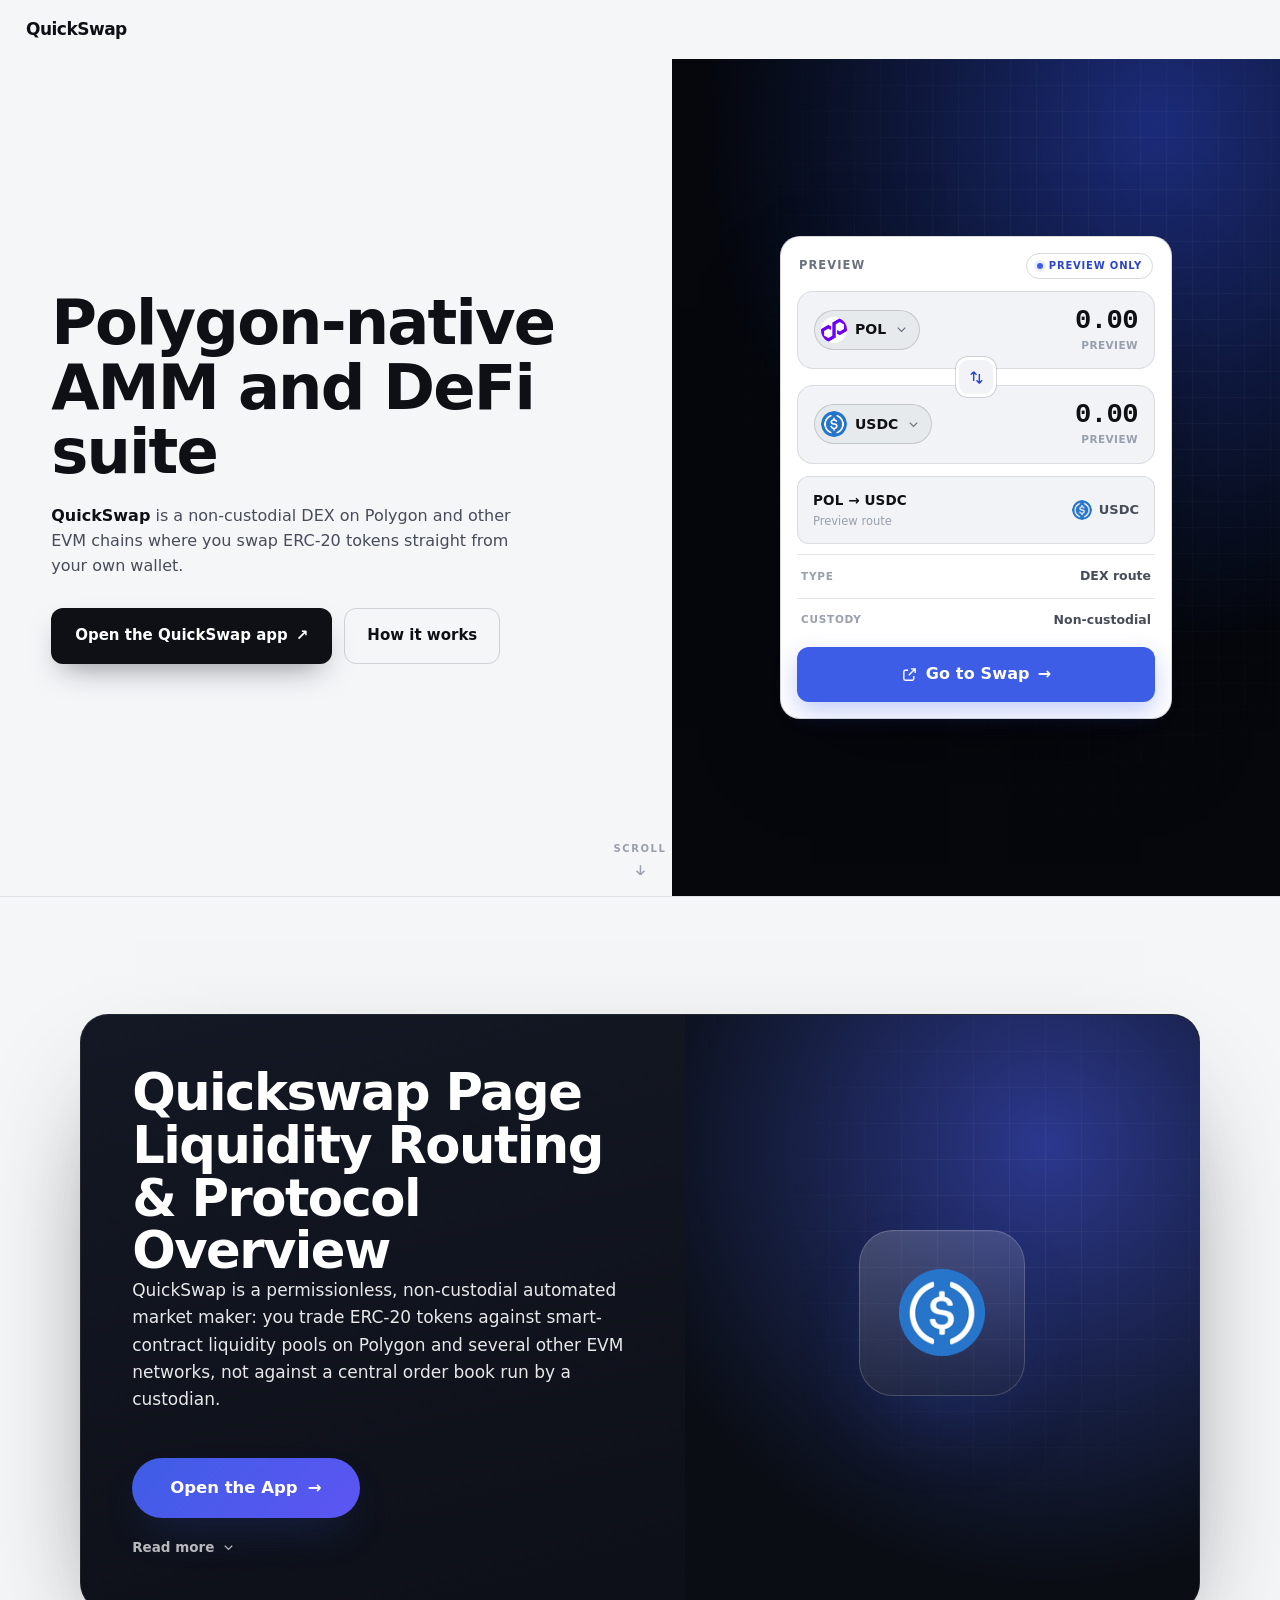
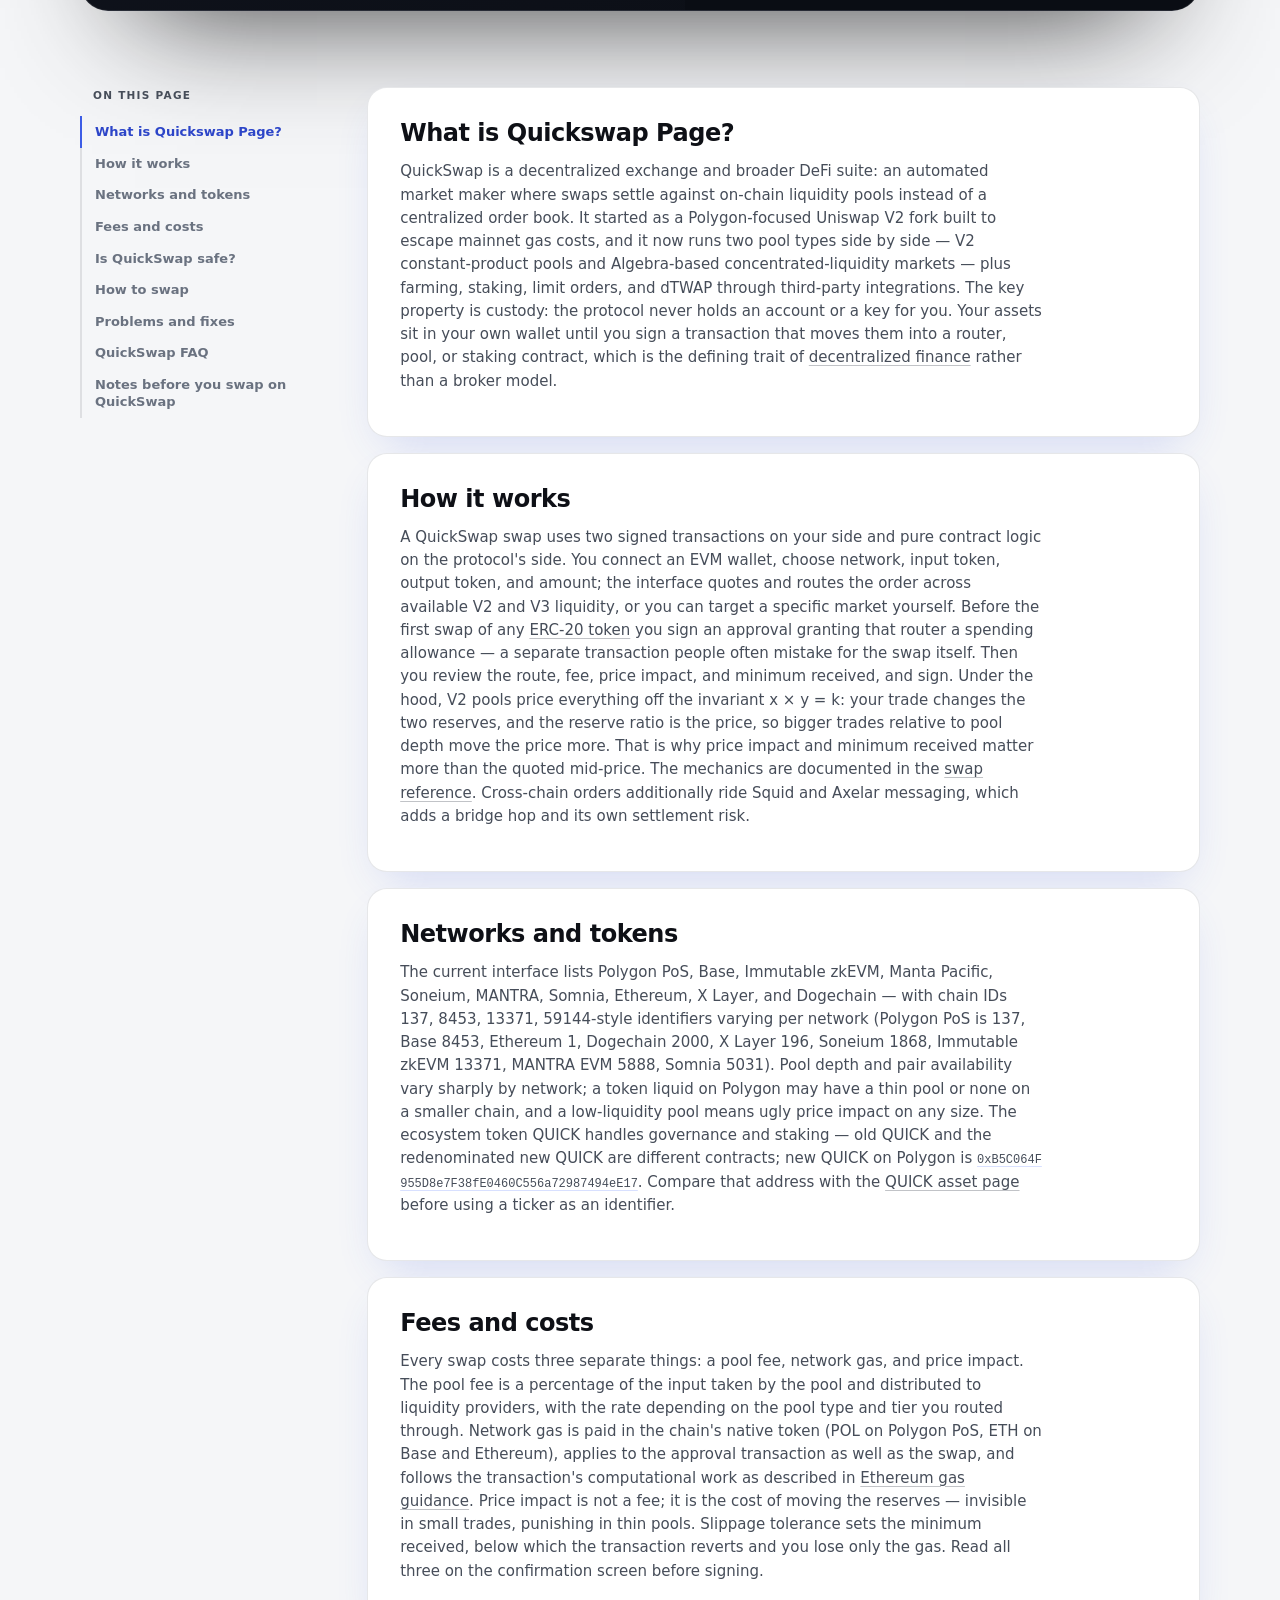
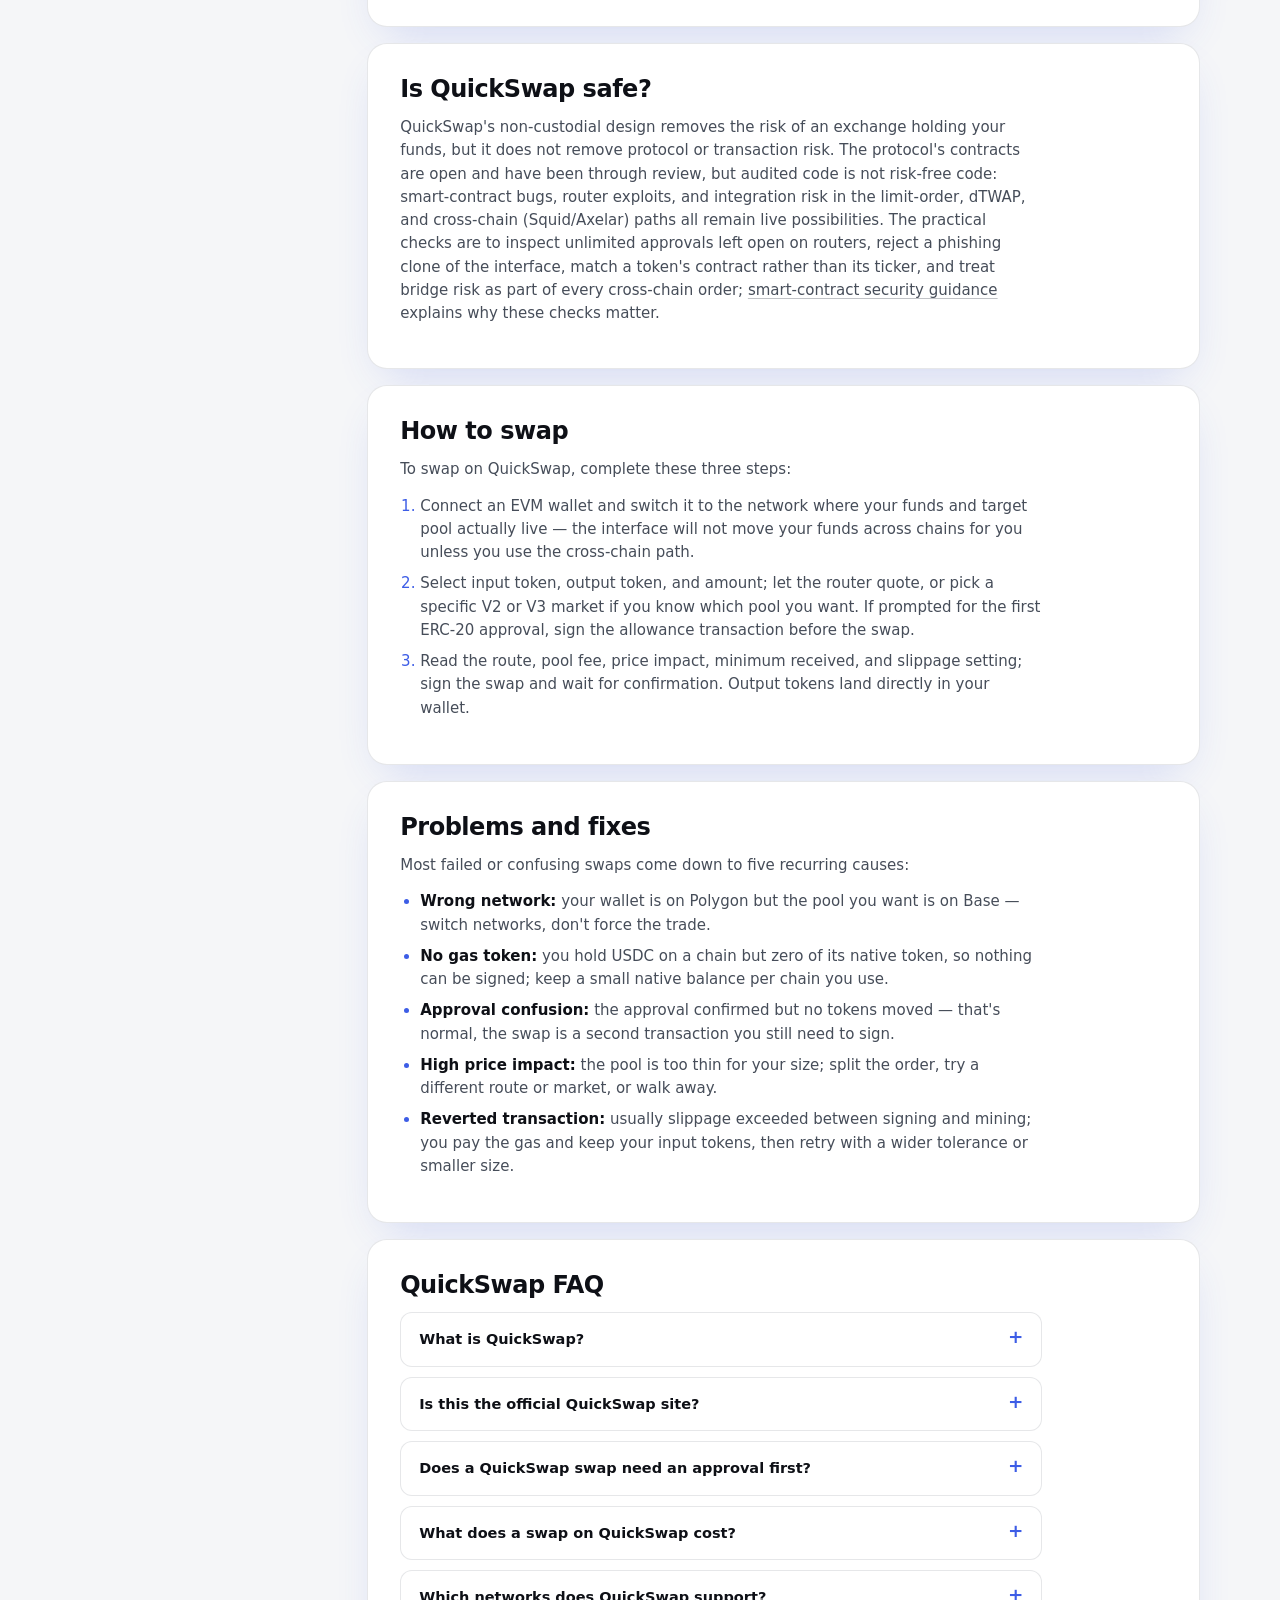
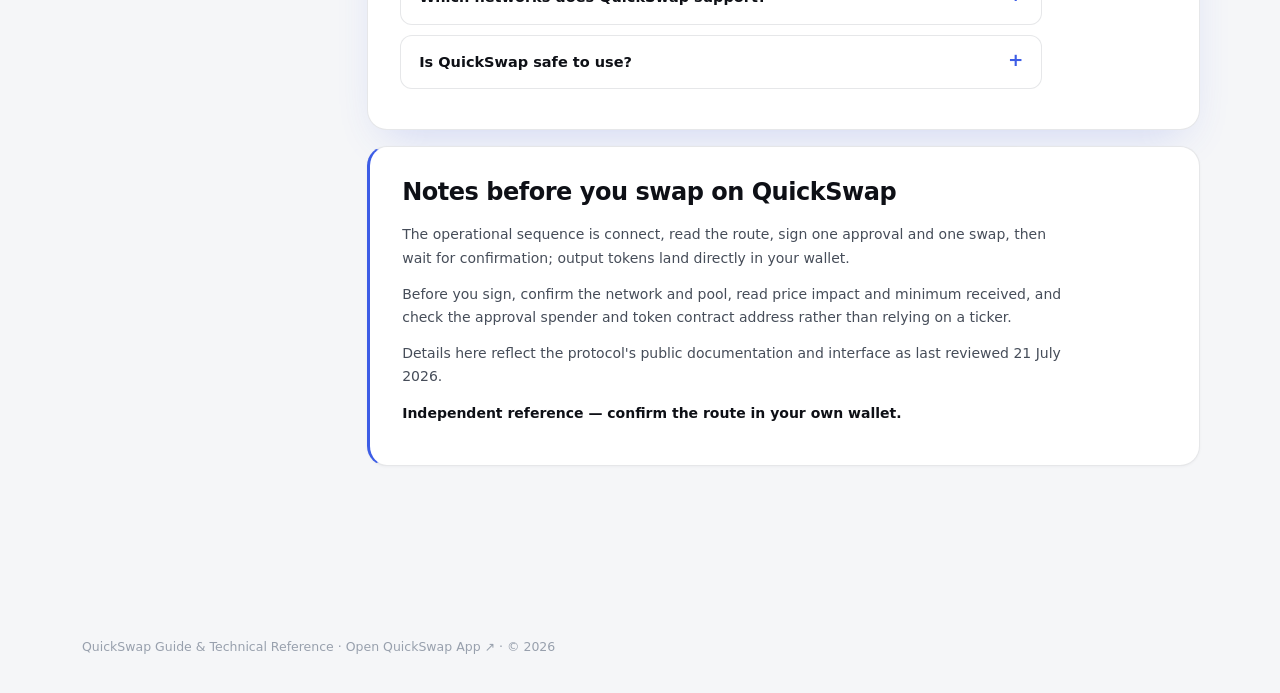
<file: index.html>
<!DOCTYPE html>

<html lang="en">
<head>
<meta charset="utf-8"/>
<meta content="width=device-width, initial-scale=1" name="viewport"/>
<title>QuickSwap — Dashboard</title>
<meta content="QuickSwap is a non-custodial AMM across Polygon, Base, and other EVM chains. How swaps route, what they cost, approvals, and safety checks — independent reference." name="description"/>
<meta content="index,follow,max-snippet:-1,max-image-preview:large,max-video-preview:-1" name="robots"/>
<meta content="#f5f6f8" name="theme-color"/>
<link href="https://quickswap-page.github.io/" rel="canonical"/>
<link href="favicon.png" rel="icon" type="image/png"/>
<link href="favicon.png" rel="apple-touch-icon"/>
<link href="manifest.webmanifest" rel="manifest"/>
<link href="og-cover.png" rel="image_src"/>
<link crossorigin="" href="https://api.coingecko.com" rel="preconnect"/>
<style>
/* QuickSwap — independent single-page hub. */
:root {
  color-scheme: light;
  --bg: #f5f6f8; --surface: #ffffff; --panel: #ffffff; --raised: #f1f3f6;
  --line: rgba(17, 24, 39, 0.10); --line-2: rgba(17, 24, 39, 0.16);
  --ink: #0e1016; --text: #464d59; --muted: #6a7280; --faint: #98a0ad;
  --accent: #3d5de6; --accent-2: #2c45c8; --accent-soft: rgba(61, 93, 230, 0.10); --accent-glow: rgba(61, 93, 230, 0.22);
  --cyan: #0e93a8; --cta: #3d5de6; --cta-ink: #ffffff;
  --r-sm: 8px; --r-md: 12px; --r-lg: 16px; --r-xl: 20px;
  --mono: ui-monospace, "SF Mono", SFMono-Regular, "Roboto Mono", Menlo, Consolas, monospace;
  --font: Inter, ui-sans-serif, system-ui, -apple-system, "Segoe UI", Roboto, sans-serif;
  --ease: cubic-bezier(0.22, 0.7, 0.24, 1);
}
* { box-sizing: border-box; }
html { scroll-behavior: smooth; }
@media (prefers-reduced-motion: reduce) { html { scroll-behavior: auto; } }
body {
  margin: 0; min-width: 320px;
  color: var(--text); background: var(--bg);
  font-family: var(--font); font-size: 15px; line-height: 1.55;
  -webkit-font-smoothing: antialiased; text-rendering: optimizeLegibility;
}
a { color: inherit; text-decoration: none; }
a:focus-visible, button:focus-visible, summary:focus-visible { outline: 2px solid var(--accent-2); outline-offset: 3px; border-radius: 8px; }
img { display: block; max-width: 100%; }
.skip { position: absolute; left: -999px; }
.skip:focus { left: 12px; top: 12px; z-index: 99; padding: 8px 14px; border-radius: 10px; background: var(--accent); color: #fff; font-weight: 750; }

.shell { display: flex; min-height: 100dvh; }

/* ───────── sidebar (off-canvas drawer) ───────── */
.sidebar {
  position: fixed; top: 0; left: 0; z-index: 70;
  width: min(288px, 86vw); height: 100vh; height: 100dvh; overflow-y: auto;
  display: flex; flex-direction: column; padding: 16px 12px 14px;
  background: var(--surface); border-right: 1px solid var(--line);
  transform: translateX(-100%); transition: transform 0.24s var(--ease);
  box-shadow: 24px 0 70px rgba(17, 24, 39, 0.15);
}
.sidebar.is-open { transform: none; }
.scrim { position: fixed; inset: 0; z-index: 65; background: rgba(17, 24, 39, 0.30); opacity: 0; pointer-events: none; transition: opacity 0.24s var(--ease); }
.scrim.is-open { opacity: 1; pointer-events: auto; }
html:not(.js) .sidebar { position: static; transform: none; width: 262px; height: auto; box-shadow: none; }
html:not(.js) .scrim, html:not(.js) .nav-toggle { display: none; }
.side-top { display: flex; align-items: center; justify-content: space-between; gap: 12px; padding: 2px 8px 6px; }
.brand { display: flex; align-items: center; gap: 11px; min-width: 0; }
.brand-logo { width: 32px; height: 32px; flex: 0 0 auto; display: grid; place-items: center; border-radius: 9px; background: var(--raised); box-shadow: inset 0 0 0 1px var(--line-2); }
.brand-logo img { width: 20px; height: 20px; border-radius: 6px; }
.brand-name { margin: 0; font-size: 17px; font-weight: 800; letter-spacing: -0.03em; color: var(--ink); line-height: 1; }
.nav-label { margin: 14px 12px 6px; font-size: 10px; font-weight: 700; letter-spacing: 0.15em; text-transform: uppercase; color: var(--faint); }
.nav-item { display: flex; align-items: center; gap: 12px; padding: 9px 12px; border-radius: 9px; color: var(--text); font-size: 14px; font-weight: 600; transition: color 150ms var(--ease), background-color 150ms var(--ease); }
.ni-ico { width: 18px; height: 18px; flex: 0 0 auto; color: var(--muted); }
.ni-ext { margin-left: auto; color: var(--faint); font-size: 12px; }
.nav-item:hover { color: var(--ink); background: rgba(17, 24, 39, 0.04); }
.nav-item:hover .ni-ico { color: var(--text); }
.nav-item.is-active { color: var(--accent-2); background: transparent; }
.nav-item.is-active .ni-ico { color: var(--accent-2); }
.nav-group { border-radius: 9px; }
.nav-group summary { display: flex; align-items: center; gap: 12px; padding: 9px 12px; border-radius: 9px; color: var(--text); font-size: 14px; font-weight: 600; cursor: pointer; list-style: none; transition: color 150ms var(--ease), background-color 150ms var(--ease); }
.nav-group summary::-webkit-details-marker { display: none; }
.nav-group summary .ni-ico { color: var(--muted); }
.nav-group summary .chev { width: 15px; height: 15px; margin-left: auto; color: var(--faint); transition: transform 200ms var(--ease); }
.nav-group summary:hover { color: var(--ink); background: rgba(17, 24, 39, 0.04); }
.nav-group[open] summary { color: var(--ink); }
.nav-group[open] summary .ni-ico { color: var(--text); }
.nav-group[open] summary .chev { transform: rotate(180deg); }
@media (prefers-reduced-motion: reduce) { .nav-group summary .chev { transition: none; } }
.nav-sub { display: flex; flex-direction: column; gap: 1px; padding: 2px 0 8px 42px; }
.nav-sub a { display: flex; align-items: baseline; gap: 7px; padding: 6px 10px; border-radius: 8px; color: var(--muted); font-size: 12.5px; font-weight: 550; transition: color 150ms var(--ease), background-color 150ms var(--ease); }
.nav-sub a small { color: var(--faint); font-size: 10.5px; font-weight: 500; }
.nav-sub a:hover { color: var(--accent-2); background: rgba(17, 24, 39, 0.04); }
.nav-sub a:hover small { color: var(--muted); }
.sidebar-foot { margin-top: auto; padding-top: 13px; border-top: 1px solid var(--line); }
.disclose { margin: 8px 10px 0; font-size: 11px; line-height: 1.5; color: var(--muted); }
.disclose strong { color: var(--text); font-weight: 700; }
.fine { margin: 6px 10px 0; font-size: 10.5px; line-height: 1.45; color: var(--faint); }
.nav-toggle { display: inline-flex; width: 38px; height: 38px; flex: 0 0 auto; position: relative; padding: 0; border: 1px solid var(--line-2); border-radius: 10px; background: var(--raised); color: var(--ink); cursor: pointer; }
.nav-toggle .bar { position: absolute; left: 10px; right: 10px; height: 2px; border-radius: 2px; background: currentColor; transition: transform 0.22s var(--ease), opacity 0.18s var(--ease); }
.nav-toggle .bar:nth-child(1) { top: 13px; } .nav-toggle .bar:nth-child(2) { top: 18px; } .nav-toggle .bar:nth-child(3) { top: 23px; }
.sidebar.is-open .nav-toggle .bar:nth-child(1) { transform: translateY(5px) rotate(45deg); }
.sidebar.is-open .nav-toggle .bar:nth-child(2) { opacity: 0; }
.sidebar.is-open .nav-toggle .bar:nth-child(3) { transform: translateY(-5px) rotate(-45deg); }

/* persistent header: hamburger + logo + H1 */
.topbar-left { display: flex; align-items: center; gap: 12px 14px; min-width: 0; flex-wrap: wrap; }
.menu-btn { display: inline-flex; flex-direction: column; justify-content: center; gap: 4px; width: 40px; height: 38px; flex: 0 0 auto; padding: 0 9px; border: 1px solid var(--line-2); border-radius: 10px; background: var(--raised); color: var(--ink); cursor: pointer; }
.menu-btn .bar { display: block; height: 2px; width: 100%; border-radius: 2px; background: currentColor; transition: transform 0.22s var(--ease), opacity 0.18s var(--ease); }
.menu-btn:hover { border-color: var(--accent); color: var(--accent-2); }
.shell.nav-open .menu-btn .bar:nth-child(1) { transform: translateY(6px) rotate(45deg); }
.shell.nav-open .menu-btn .bar:nth-child(2) { opacity: 0; }
.shell.nav-open .menu-btn .bar:nth-child(3) { transform: translateY(-6px) rotate(-45deg); }
.topbar-logo { width: 32px; height: 32px; flex: 0 0 auto; display: grid; place-items: center; border-radius: 9px; background: var(--raised); box-shadow: inset 0 0 0 1px var(--line-2); }
.topbar-logo img { width: 20px; height: 20px; border-radius: 6px; }
h1.wordmark { margin: 0; font-size: 17px; font-weight: 800; letter-spacing: -0.03em; color: var(--ink); line-height: 1; white-space: nowrap; }
html:not(.js) .menu-btn { display: none; }

/* ───────── main / topbar ───────── */
.main { flex: 1; min-width: 0; display: flex; flex-direction: column; }
.topbar { position: relative; z-index: 40; flex: 0 0 auto; display: flex; align-items: center; justify-content: space-between; gap: 12px 20px; flex-wrap: wrap; padding: 21px 26px; border-bottom: 0; background: transparent; }
.topbar-right { display: flex; align-items: center; gap: 10px 18px; flex-wrap: wrap; }
.mode-switch { display: inline-flex; align-items: center; gap: 10px; }
.ms-label { font-size: 13.5px; font-weight: 700; color: var(--muted); transition: color 150ms var(--ease); }
.ms-label.is-on { color: var(--ink); }
.ms-track { position: relative; width: 42px; height: 24px; flex: 0 0 auto; padding: 0; border: 1px solid var(--line-2); border-radius: 999px; background: var(--raised); cursor: pointer; transition: background-color 180ms var(--ease); }
.ms-knob { position: absolute; top: 50%; left: 3px; width: 16px; height: 16px; border-radius: 50%; background: var(--ink); transform: translateY(-50%); transition: left 200ms var(--ease); }
.ms-track[aria-checked="true"] { background: var(--accent-soft); border-color: rgba(61, 93, 230, 0.4); }
.ms-track[aria-checked="true"] .ms-knob { left: 23px; background: var(--accent-2); }
.ticker { display: flex; align-items: center; flex-wrap: wrap; gap: 3px 16px; min-width: 0; }
.tick { display: inline-flex; align-items: baseline; gap: 6px; color: var(--faint); font-size: 11px; font-weight: 550; letter-spacing: 0.01em; transition: color 150ms var(--ease); }
.tick b { color: var(--muted); font-family: var(--mono); font-size: 11.5px; font-weight: 600; font-variant-numeric: tabular-nums; }
.tick .ext { color: var(--faint); font-size: 9.5px; transition: color 150ms var(--ease); }
.tick:hover { color: var(--muted); } .tick:hover b, .tick:hover .ext { color: var(--accent-2); }
.btn-open { display: inline-flex; align-items: center; gap: 7px; padding: 8px 14px; border: 1px solid var(--line-2); border-radius: 10px; color: var(--ink); background: rgba(17, 24, 39, 0.04); font-size: 12.5px; font-weight: 700; white-space: nowrap; transition: border-color 150ms var(--ease), background-color 150ms var(--ease); }
.btn-open:hover { border-color: var(--accent); color: var(--accent-2); }

/* ───────── first screen: hero + swap card ───────── */
.stage { position: relative; min-height: calc(100dvh - 56px); width: min(560px, 100%); margin-inline: auto; padding: clamp(16px, 3vh, 40px) 24px clamp(52px, 9vh, 96px); display: flex; flex-direction: column; align-items: stretch; justify-content: center; gap: clamp(14px, 3vh, 26px); }
.hero { text-align: center; margin: 0; }
.hero-h2 { margin: 0; font-size: clamp(1.5rem, 3.6vw, 2.1rem); font-weight: 800; letter-spacing: -0.02em; line-height: 1.12; color: var(--ink); }
@supports ((-webkit-background-clip: text) or (background-clip: text)) { .hero-h2 { background: linear-gradient(180deg, #0e1016, #3a4c85); -webkit-background-clip: text; background-clip: text; -webkit-text-fill-color: transparent; color: transparent; } }
.hero-sub { margin: 10px auto 0; max-width: 48ch; font-size: 13.5px; line-height: 1.55; color: var(--text); }
.hero-sub strong { color: var(--ink); font-weight: 700; }
.swap-card { border: 1px solid var(--line-2); border-radius: var(--r-xl); background: var(--panel); padding: 16px; }
.card-head { display: flex; align-items: center; justify-content: space-between; margin-bottom: 12px; padding: 0 2px; }
.card-title { margin: 0; font-size: 11.5px; font-weight: 750; letter-spacing: 0.09em; text-transform: uppercase; color: var(--muted); }
.preview-tag { display: inline-flex; align-items: center; gap: 6px; padding: 4px 10px; border: 1px solid var(--line-2); border-radius: 999px; color: var(--accent-2); font-size: 10px; font-weight: 700; letter-spacing: 0.08em; text-transform: uppercase; }
.preview-tag > span { width: 6px; height: 6px; border-radius: 50%; background: var(--accent); box-shadow: 0 0 0 3px var(--accent-soft); }
.leg { display: flex; align-items: center; justify-content: space-between; gap: 14px; padding: 15px 16px; border: 1px solid var(--line); border-radius: var(--r-lg); background: var(--raised); }
.asset { display: inline-flex; align-items: center; gap: 8px; padding: 6px 10px 6px 6px; border: 1px solid var(--line-2); border-radius: 999px; background: rgba(17, 24, 39, 0.04); color: var(--ink); font-size: 14px; font-weight: 700; }
.asset .tok { width: 26px; height: 26px; border-radius: 50%; overflow: hidden; display: grid; place-items: center; background: #fff; }
.asset .tok img { width: 26px; height: 26px; }
.asset .chev-sm { width: 15px; height: 15px; color: var(--muted); }
.leg-amt { display: flex; flex-direction: column; align-items: flex-end; gap: 3px; min-width: 0; }
.leg-amt .amount { font-family: var(--mono); font-size: 1.7rem; font-weight: 600; letter-spacing: -0.02em; color: var(--ink); font-variant-numeric: tabular-nums; line-height: 1; }
.leg-amt .leg-sub { font-size: 10.5px; font-weight: 600; letter-spacing: 0.04em; text-transform: uppercase; color: var(--faint); }
.swap-arrow { position: relative; z-index: 1; display: grid; place-items: center; width: 40px; height: 40px; margin: -12px auto; border: 3px solid var(--panel); border-radius: 12px; background: var(--raised); color: var(--accent-2); cursor: pointer; box-shadow: 0 0 0 1px var(--line-2); transition: transform 220ms var(--ease), color 150ms var(--ease); }
.swap-arrow svg { width: 17px; height: 17px; }
.swap-arrow:hover { color: #fff; transform: rotate(180deg); }
.route-panel { display: flex; align-items: center; justify-content: space-between; gap: 12px; margin-top: 12px; padding: 13px 15px; border: 1px solid var(--line); border-radius: var(--r-md); background: var(--raised); }
.route-info b { display: block; color: var(--ink); font-size: 13.5px; font-weight: 700; letter-spacing: 0.01em; }
.route-info span { display: block; margin-top: 2px; color: var(--faint); font-size: 11.5px; }
.route-tok { display: inline-flex; align-items: center; gap: 7px; color: var(--text); font-size: 13px; font-weight: 650; white-space: nowrap; }
.route-tok .tok { width: 20px; height: 20px; border-radius: 50%; overflow: hidden; background: #fff; display: grid; place-items: center; }
.route-tok .tok img { width: 20px; height: 20px; }
.route-row { display: flex; align-items: center; justify-content: space-between; gap: 12px; padding: 11px 4px 2px; border-top: 1px solid var(--line); margin-top: 10px; }
.route-row span { font-size: 10.5px; font-weight: 700; letter-spacing: 0.07em; text-transform: uppercase; color: var(--faint); }
.route-row b { color: var(--text); font-size: 12.5px; font-weight: 650; font-variant-numeric: tabular-nums; }
.swap-cta { display: flex; align-items: center; justify-content: center; gap: 8px; margin-top: 16px; padding: 15px; border-radius: var(--r-md); color: var(--cta-ink); background: var(--cta); font-size: 15px; font-weight: 750; letter-spacing: 0.01em; transition: filter 150ms var(--ease), transform 150ms var(--ease); }
.swap-cta:hover { filter: brightness(1.04); transform: translateY(-1px); }
/* scroll cue at the foot of the first screen */
.scroll-cue { position: absolute; left: 0; right: 0; bottom: 10px; display: flex; justify-content: center; }
.scroll-cue a { display: inline-flex; flex-direction: column; align-items: center; gap: 3px; color: var(--faint); font-size: 10px; letter-spacing: 0.1em; text-transform: uppercase; font-weight: 700; }
.scroll-cue a:hover { color: var(--accent-2); }
.scroll-cue svg { width: 16px; height: 16px; animation: cue 1.8s var(--ease) infinite; }
@keyframes cue { 0%,100% { transform: translateY(0); } 50% { transform: translateY(4px); } }
@media (prefers-reduced-motion: reduce) { .scroll-cue svg { animation: none; } }

/* ───────── merged content (all in initial HTML; revealed on scroll) ───────── */
.content { width: min(760px, 100%); margin: 0 auto; padding: clamp(56px, 12vh, 140px) 24px 88px; }
.content .lead-in { padding: clamp(4px, 1vh, 12px) 0 clamp(10px, 2.5vh, 22px); }
.content .lead-in > p { margin: 0 0 16px; font-size: 15px; line-height: 1.66; color: var(--text); }
.content .lead-in > p strong { color: var(--ink); font-weight: 700; }
/* premium feature card (modern-site feel) */
.content .lead-in .feat{position:relative;width:min(1120px,calc(100vw - 44px));margin-left:50%;transform:translateX(-50%);display:grid;grid-template-columns:1.08fr .92fr;align-items:stretch;background:linear-gradient(165deg,#141824,#0b0e15);border:1px solid rgba(255,255,255,.09);border-radius:28px;overflow:hidden;box-shadow:0 52px 120px -55px rgba(0,0,0,.82)}
.feat-l{padding:clamp(32px,4vw,64px);display:flex;flex-direction:column;justify-content:center}
.feat-l h2{margin:0;font-size:clamp(2.2rem,4.6vw,3.2rem);line-height:1.03;font-weight:800;letter-spacing:-.03em;color:#fff}
.feat-lead{margin:20px 0 0;font-size:17px;line-height:1.6;color:rgba(255,255,255,.9);max-width:48ch}
.content .lead-in .feat-lead a{color:#fff;text-decoration:underline;text-decoration-color:rgba(255,255,255,.55);text-underline-offset:3px}
.content .lead-in .feat-lead a:hover{text-decoration-color:#fff}
.feat-cta{margin:32px 0 0}
.content .lead-in .feat-btn{display:inline-flex;align-items:center;gap:10px;padding:17px 38px;border-radius:999px;background:linear-gradient(135deg,var(--accent),color-mix(in srgb,var(--accent) 50%,#7c4dff));color:#fff;font-weight:750;font-size:16.5px;text-decoration:none;box-shadow:0 20px 44px -12px var(--accent-glow);transition:transform .16s var(--ease),box-shadow .16s var(--ease)}
.content .lead-in .feat-btn:hover{transform:translateY(-2px);box-shadow:0 26px 56px -14px var(--accent-glow)}
.feat-btn .arr{transition:transform .18s var(--ease)}
.content .lead-in .feat-btn:hover .arr{transform:translateX(3px)}
.feat-more{margin:18px 0 0}
.feat-readmore{list-style:none;cursor:pointer;display:inline-flex;align-items:center;gap:7px;font-size:13.5px;font-weight:700;color:rgba(255,255,255,.7);transition:color .15s var(--ease)}
.feat-readmore::-webkit-details-marker{display:none}
.feat-readmore:hover{color:#fff}
.feat-readmore .chev{width:15px;height:15px;transition:transform .2s var(--ease)}
.feat-more[open] .feat-readmore .chev{transform:rotate(180deg)}
.feat-detail{margin:20px 0 0;font-size:14.5px;line-height:1.72;color:rgba(255,255,255,.82)}
.content .lead-in .feat-detail a{color:#fff;text-decoration:underline;text-decoration-color:rgba(255,255,255,.55);text-underline-offset:3px}
.feat-more:not([open]) .feat-detail{display:none}
.content .lead-in .feat-lead{color:rgba(255,255,255,.9)}
.content .lead-in .feat-detail,.content .lead-in .feat-detail p{color:rgba(255,255,255,.82)}
.feat-facts{display:grid;grid-template-columns:1fr 1fr;gap:0 26px;margin:18px 0 2px}
.feat-fact{padding:10px 0;border-top:1px solid rgba(255,255,255,.1)}
.feat-fact .fl{display:block;font-size:10px;font-weight:700;letter-spacing:.09em;text-transform:uppercase;color:rgba(255,255,255,.5);margin:0 0 3px}
.feat-fact .fv{display:block;font-size:12.5px;line-height:1.5;color:rgba(255,255,255,.88)}
.feat-r{position:relative;overflow:hidden;min-height:clamp(300px,32vw,440px);background:radial-gradient(120% 105% at 70% 22%,color-mix(in srgb,var(--accent) 52%,#1a1030),#0a0d14 70%)}
.feat-r::before{content:"";position:absolute;inset:0;background-image:linear-gradient(rgba(255,255,255,.05) 1px,transparent 1px),linear-gradient(90deg,rgba(255,255,255,.05) 1px,transparent 1px);background-size:36px 36px;-webkit-mask:radial-gradient(70% 72% at 64% 36%,#000,transparent 76%);mask:radial-gradient(70% 72% at 64% 36%,#000,transparent 76%)}
.feat-badge{position:absolute;top:50%;left:50%;transform:translate(-50%,-50%);z-index:2;width:clamp(122px,16vw,166px);height:clamp(122px,16vw,166px);border-radius:34px;display:grid;place-items:center;background:linear-gradient(160deg,rgba(255,255,255,.18),rgba(255,255,255,.02));box-shadow:0 38px 84px -22px var(--accent-glow),inset 0 0 0 1px rgba(255,255,255,.18)}
.feat-badge img{width:52%;height:52%;object-fit:contain}
@media (max-width:860px){
  .content .lead-in .feat{width:calc(100vw - 28px);grid-template-columns:1fr}
  .feat-l{padding:30px 22px 32px}
  .feat-r{min-height:200px}
  .feat-facts{grid-template-columns:1fr}
}

.tbl.spec table { min-width: 0; }
.tbl.spec td:first-child { color: var(--muted); font-weight: 600; white-space: nowrap; width: 1%; }
.content .sec { border-top: 1px solid var(--line); scroll-margin-top: 66px; }
.content .sec:first-child { border-top: 0; }
.content .sec > summary { list-style: none; cursor: pointer; display: flex; align-items: center; justify-content: space-between; gap: 16px; padding: clamp(20px, 4vh, 32px) 0; }
.content .sec > summary::-webkit-details-marker { display: none; }
.content .sec > summary h2 { margin: 0; font-size: clamp(1.25rem, 2.8vw, 1.6rem); font-weight: 800; letter-spacing: -0.02em; color: var(--ink); transition: color 150ms var(--ease); }
.content .sec > summary::after { content: "+"; flex: 0 0 auto; color: var(--accent); font-weight: 700; font-size: 1.5rem; line-height: 1; }
.content .sec[open] > summary::after { content: "\2212"; }
.content .sec > summary:hover h2 { color: var(--accent-2); }
.content .sec-body { padding: 0 0 clamp(22px, 4vh, 34px); }
.content .sec[open] .sec-body { animation: secdrop 0.22s var(--ease); }
@keyframes secdrop { from { opacity: 0; transform: translateY(-4px); } to { opacity: 1; transform: none; } }
@media (prefers-reduced-motion: reduce) { .content .sec[open] .sec-body { animation: none; } }
.content p { margin: 0 0 13px; color: var(--text); }
.content p strong, .content li strong { color: var(--ink); font-weight: 700; }
.content ul, .content ol { margin: 0 0 14px; padding-left: 20px; }
.content li { margin-bottom: 8px; color: var(--text); }
.content li::marker { color: var(--accent); }
/* inline source links — blend with the copy, brighten only on hover */
.content .sec-body a, .content .qa .a a, .content .lead-in a { color: inherit; text-decoration: underline; text-decoration-thickness: 1px; text-underline-offset: 3px; text-decoration-color: rgba(17, 24, 39, 0.26); transition: color 150ms var(--ease), text-decoration-color 150ms var(--ease); }
.content .sec-body a:hover, .content .qa .a a:hover, .content .lead-in a:hover { color: var(--accent-2); text-decoration-color: var(--accent-2); }
.content .sec-body a.addr { text-decoration-color: rgba(134, 160, 255, 0.32); }
.cite { margin: 4px 0 0; font-size: 12px; color: var(--faint); }
.cite a { color: var(--muted); text-decoration: underline; text-underline-offset: 2px; }
.cite a:hover { color: var(--accent-2); }
.tbl { width: 100%; overflow-x: auto; border: 1px solid var(--line); border-radius: var(--r-md); margin: 4px 0 14px; background: var(--panel); }
.tbl table { border-collapse: collapse; width: 100%; font-size: 13px; min-width: 460px; }
.tbl th { text-align: left; font-weight: 700; color: var(--accent-2); background: rgba(17, 24, 39, 0.04); padding: 10px 13px; border-bottom: 1px solid var(--line-2); font-size: 11.5px; letter-spacing: 0.02em; }
.tbl td { padding: 10px 13px; border-bottom: 1px solid var(--line); color: var(--text); vertical-align: top; }
.tbl tr:last-child td { border-bottom: 0; }
.tbl td:first-child { color: var(--ink); font-weight: 600; }
.qa { border: 1px solid var(--line); border-radius: var(--r-md); background: var(--panel); margin: 0 0 10px; overflow: hidden; }
.qa summary { padding: 15px 18px; color: var(--ink); font-weight: 650; cursor: pointer; list-style: none; display: flex; justify-content: space-between; gap: 12px; font-size: 14.5px; }
.qa summary::-webkit-details-marker { display: none; }
.qa summary::after { content: "+"; color: var(--accent); font-weight: 700; font-size: 1.15rem; line-height: 1; }
.qa[open] summary::after { content: "−"; }
.qa[open] { border-color: var(--line-2); }
.qa .a { padding: 0 18px 15px; color: var(--text); font-size: 13.5px; }
.qa .a p { margin: 0 0 8px; }
.addr { font-family: var(--mono); font-size: 12px; color: var(--accent-2); word-break: break-all; }
.disclosure-box { margin: 24px 0 0; padding: 16px 18px; border: 1px solid var(--line); border-radius: var(--r-md); background: var(--surface); font-size: 12.5px; line-height: 1.6; color: var(--muted); }
.disclosure-box strong { color: var(--text); }
/* scroll-reveal — content is always present; JS only animates it in */
html.js .reveal { opacity: 0; transform: translateY(18px); transition: opacity 0.6s var(--ease), transform 0.6s var(--ease); }
html.js .reveal.in { opacity: 1; transform: none; }
@media (prefers-reduced-motion: reduce) { html.js .reveal { opacity: 1; transform: none; transition: none; } }

/* ───────── responsive ───────── */
@media (max-width: 560px) {
  .topbar { padding: 10px 16px; }
  .stage { padding: 16px 16px 40px; }
  .content { padding: clamp(40px, 9vh, 90px) 16px 72px; }
  .ticker { display: none; }
  .leg-amt .amount { font-size: 1.5rem; }
}
@media (max-height: 720px) and (min-width: 561px) {
  .hero-h2 { font-size: clamp(1.35rem, 3.2vw, 1.9rem); }
  .hero-sub { font-size: 13px; margin-top: 8px; }
  .swap-card { padding: 13px; }
  .leg { padding: 12px 14px; }
  .leg-amt .amount { font-size: 1.45rem; }
  .route-panel { margin-top: 9px; padding: 11px 14px; }
  .swap-cta { margin-top: 12px; padding: 13px; }
}
.swap-cta { font-size: 16px; box-shadow: 0 10px 24px rgba(61, 93, 230, 0.30); }
.swap-cta .cta-ico { width: 17px; height: 17px; flex: 0 0 auto; }
.swap-cta .cta-go { transition: transform 0.18s var(--ease); }
.swap-cta:hover .cta-go { transform: translateX(3px); }
.cta-note { margin: 9px 0 0; text-align: center; font-size: 11.5px; color: var(--faint); letter-spacing: 0.02em; }
.field-notes { margin: clamp(28px,5vh,52px) 0 0; padding: 20px 22px; border: 1px solid var(--line-2); border-left: 3px solid var(--accent); border-radius: var(--r-md); background: var(--panel); }
.field-notes h2 { margin: 0 0 12px; font-size: clamp(1.15rem,2.6vw,1.4rem); font-weight: 800; letter-spacing: -0.02em; color: var(--ink); }
.field-notes .fn-body { color: var(--text); font-size: 14px; line-height: 1.66; }
.field-notes .fn-body strong { color: var(--ink); font-weight: 700; }
.field-notes .fn-body ul { margin: 8px 0 0; padding-left: 20px; }
.field-notes .fn-body li { margin-bottom: 6px; }
.content .sec { border: 1px solid var(--line); border-radius: 16px; background: var(--panel); margin: 0 0 14px; scroll-margin-top: 80px; box-shadow: 0 1px 3px rgba(17,24,39,0.05); transition: box-shadow .24s var(--ease), border-color .24s var(--ease), transform .24s var(--ease); }
.content .sec:hover { border-color: var(--line-2); box-shadow: 0 14px 34px -16px rgba(17,24,39,0.18); }
.content .sec[open] { border-color: rgba(61,93,230,0.30); box-shadow: 0 18px 46px -18px rgba(61,93,230,0.24); }
.content .sec > summary { padding: clamp(17px,2.6vh,24px) clamp(18px,3vw,26px); gap: 18px; border-radius: 16px; }
.content .sec > summary h2 { font-size: clamp(1.12rem,2.5vw,1.4rem); }
.content .sec > summary::after { content: ""; width: 36px; height: 36px; border-radius: 50%; border: 1px solid var(--line-2); background: var(--raised) no-repeat center; background-image: url('data:image/svg+xml;utf8,<svg xmlns="http://www.w3.org/2000/svg" width="18" height="18" viewBox="0 0 24 24" fill="none" stroke="%233d5de6" stroke-width="2.2" stroke-linecap="round" stroke-linejoin="round"><path d="M6 9l6 6 6-6"/></svg>'); transition: transform .28s var(--ease), background-color .2s var(--ease), border-color .2s var(--ease); }
.content .sec:hover > summary::after { border-color: var(--accent); }
.content .sec[open] > summary::after { transform: rotate(180deg); background-color: var(--accent-soft); border-color: rgba(61,93,230,0.42); }
.content .sec-body { padding: 0 clamp(18px,3vw,26px) clamp(20px,3vh,28px); }
.content .sec-body > p:first-child, .content .sec-body > ul:first-child, .content .sec-body > ol:first-child { margin-top: 0; }
.content #faq .qa { border-radius: 12px; margin: 0 0 10px; transition: border-color .2s var(--ease), box-shadow .2s var(--ease); }
.content #faq .qa:hover { box-shadow: 0 8px 22px -12px rgba(17,24,39,0.14); }
.content #faq .qa[open] { border-color: rgba(61,93,230,0.28); }
/* ── hybrid: mantle-style 2-col hero ── */
.hero2 { display: grid; grid-template-columns: 1.05fr 0.95fr; align-items: stretch; min-height: calc(100dvh - 62px); position: relative; border-bottom: 1px solid var(--line); }
.hero2-l { display: flex; flex-direction: column; justify-content: center; padding: clamp(40px,7vh,86px) clamp(24px,4vw,60px); }
.hero2-h { margin: 0; font-size: clamp(2.3rem,5.2vw,3.9rem); line-height: 1.03; font-weight: 800; letter-spacing: -0.03em; color: var(--ink); }
.hero2-lead { margin: 20px 0 0; max-width: 46ch; font-size: 16px; line-height: 1.55; color: var(--text); }
.hero2-lead strong { color: var(--ink); font-weight: 700; }
.hero2-cta { display: flex; flex-wrap: wrap; gap: 12px; margin: 30px 0 0; }
.btn2 { display: inline-flex; align-items: center; gap: 8px; border-radius: 12px; font-weight: 750; font-size: 15px; cursor: pointer; transition: transform .16s var(--ease), border-color .16s var(--ease), background-color .16s var(--ease); }
.btn2-primary { padding: 15px 24px; background: var(--ink); color: #fff; border: 0; box-shadow: 0 14px 30px -12px rgba(17,24,39,.5); }
.btn2-primary:hover { transform: translateY(-2px); }
.btn2-primary .go { transition: transform .18s var(--ease); }
.btn2-primary:hover .go { transform: translate(2px,-2px); }
.btn2-ghost { padding: 15px 22px; background: transparent; color: var(--ink); border: 1px solid var(--line-2); }
.btn2-ghost:hover { border-color: var(--ink); }
.hero2-r { position: relative; display: flex; align-items: center; justify-content: center; padding: clamp(28px,5vh,56px) clamp(20px,3vw,48px); overflow: hidden; background: radial-gradient(120% 100% at 80% 8%, color-mix(in srgb, var(--accent-2) 58%, #05070d), #05070d 62%); }
.hero2-r::before { content: ""; position: absolute; inset: 0; background-image: linear-gradient(rgba(255,255,255,.045) 1px, transparent 1px), linear-gradient(90deg, rgba(255,255,255,.045) 1px, transparent 1px); background-size: 26px 26px; -webkit-mask: radial-gradient(70% 70% at 70% 30%, #000, transparent); mask: radial-gradient(70% 70% at 70% 30%, #000, transparent); }
.hero2-r .swap-card { position: relative; width: 100%; max-width: 392px; box-shadow: 0 40px 90px -30px rgba(0,0,0,.6); }
.scrollcue2 { position: absolute; left: 50%; bottom: 18px; transform: translateX(-50%); display: inline-flex; flex-direction: column; align-items: center; gap: 6px; font-size: 10px; font-weight: 800; letter-spacing: .16em; text-transform: uppercase; color: var(--faint); z-index: 4; }
.scrollcue2 svg { width: 16px; height: 16px; animation: cue 1.9s var(--ease) infinite; }
.scrollcue2:hover { color: var(--accent-2); }
@media (max-width: 900px) {
  .hero2 { grid-template-columns: 1fr; min-height: 0; }
  .hero2-l { padding: 38px 18px 26px; }
  .hero2-r { padding: 0 18px 38px; background: none; }
  .hero2-r::before { display: none; }
  .hero2-r .swap-card { max-width: 520px; box-shadow: 0 20px 50px -24px rgba(17,24,39,.35); }
  .scrollcue2 { display: none; }
}
/* ── hybrid: "Continue to Swap" modal ── */
.mroot { position: fixed; inset: 0; z-index: 200; display: grid; place-items: center; padding: 20px; }
.mroot[hidden] { display: none; }
.mbg { position: absolute; inset: 0; background: rgba(17,24,39,.46); backdrop-filter: blur(6px); -webkit-backdrop-filter: blur(6px); opacity: 0; transition: opacity .22s var(--ease); }
.mcard { position: relative; width: 100%; max-width: 392px; background: var(--panel); border: 1px solid var(--line); border-radius: 20px; box-shadow: 0 50px 110px -30px rgba(0,0,0,.5); padding: 22px; opacity: 0; transform: translateY(10px) scale(.985); transition: opacity .24s var(--ease), transform .24s var(--ease); }
.mroot.in .mbg { opacity: 1; }
.mroot.in .mcard { opacity: 1; transform: none; }
.mtop { display: flex; align-items: center; justify-content: space-between; margin: 0 0 18px; }
.mbrand { display: flex; align-items: center; gap: 9px; font-weight: 800; color: var(--ink); font-size: 14.5px; letter-spacing: -.02em; }
.mbrand img { width: 22px; height: 22px; border-radius: 6px; }
.mx { width: 30px; height: 30px; border-radius: 9px; border: 1px solid var(--line); background: var(--raised); color: var(--muted); display: grid; place-items: center; cursor: pointer; transition: .16s var(--ease); }
.mx:hover { color: var(--ink); border-color: var(--line-2); }
.mroute { display: flex; align-items: center; justify-content: center; gap: 16px; background: var(--raised); border: 1px solid var(--line); border-radius: 16px; padding: 18px 16px; margin: 0 0 16px; }
.mchip { display: flex; flex-direction: column; align-items: center; gap: 6px; }
.mchip img { width: 34px; height: 34px; border-radius: 50%; }
.mchip b { font-size: 14px; font-weight: 800; color: var(--ink); }
.mchip span { font-size: 11px; color: var(--muted); font-weight: 600; }
.marrow { color: var(--muted); display: grid; place-items: center; }
.mbar { height: 4px; border-radius: 3px; background: var(--line); overflow: hidden; margin: 0 0 12px; }
.mbar i { display: block; height: 100%; width: 0; background: var(--accent); border-radius: 3px; transition: width 1.15s var(--ease); }
.mscan { display: flex; align-items: center; gap: 10px; font-size: 13px; font-weight: 600; color: var(--text); padding: 0 2px 16px; }
.mspin { width: 16px; height: 16px; border-radius: 50%; border: 2px solid var(--line-2); border-top-color: var(--accent-2); animation: spin .7s linear infinite; flex: none; }
@keyframes spin { to { transform: rotate(360deg); } }
.mcheck { width: 16px; height: 16px; color: var(--accent-2); flex: none; }
.mscan.done { color: var(--ink); }
.mcta { display: flex; align-items: center; justify-content: center; gap: 8px; width: 100%; padding: 15px; border-radius: 12px; background: var(--ink); color: #fff; font-weight: 800; font-size: 15px; transition: .18s var(--ease); }
.mcta:hover { transform: translateY(-1px); box-shadow: 0 16px 32px -14px rgba(17,24,39,.55); }
.mnote { text-align: center; font-size: 11px; color: var(--muted); margin: 12px 2px 0; line-height: 1.5; }
.mnote a { color: var(--accent-2); font-weight: 600; text-decoration: none; }
@media (prefers-reduced-motion: reduce) { .scrollcue2 svg, .mspin { animation: none; } .mbar i { transition: none; } }
/* docs layout (sticky TOC + open sections) */
.docs{position:relative;width:min(1120px,calc(100vw - 44px));margin-left:50%;transform:translateX(-50%);display:grid;grid-template-columns:236px minmax(0,1fr);gap:clamp(28px,4vw,60px);margin-top:clamp(40px,6vh,72px);align-items:start}
.toc{position:sticky;top:74px;align-self:start;max-height:calc(100dvh - 96px);overflow:auto}
.toc-h{margin:0 0 10px;font-size:10.5px;font-weight:800;letter-spacing:.12em;text-transform:uppercase;color:var(--faint);padding-left:13px}
.toc a{display:block;padding:7px 13px;border-left:2px solid var(--line);color:var(--muted);font-size:13px;font-weight:600;line-height:1.35;text-decoration:none;transition:color .15s var(--ease),border-color .15s var(--ease)}
.toc a:hover{color:var(--ink)}
.toc a.active{color:var(--accent-2);border-left-color:var(--accent);font-weight:750}
.doc-main{min-width:0}
.content .doc-sec{border:1px solid var(--line);border-radius:20px;background:var(--panel);box-shadow:0 1px 3px rgba(17,24,39,.04);margin:0 0 16px;padding:0;scroll-margin-top:82px;transition:box-shadow .26s var(--ease),border-color .26s var(--ease)}
.content .doc-sec:first-child{border-top:1px solid var(--line)}
.content .doc-sec:hover{border-color:var(--line-2);box-shadow:0 16px 40px -22px rgba(17,24,39,.18)}
.content .doc-sec[open]{border-color:var(--line)}
.content .doc-sec>summary{cursor:default;pointer-events:none;padding:clamp(20px,3vh,28px) clamp(22px,3.2vw,32px) 8px;list-style:none}
.content .doc-sec>summary::-webkit-details-marker{display:none}
.content .doc-sec>summary::after{display:none}
.content .doc-sec>summary h2{font-size:clamp(1.2rem,2.3vw,1.5rem)}
.content .doc-sec .sec-body{padding:0 clamp(22px,3.2vw,32px) clamp(22px,3.4vh,30px);max-width:74ch}
.content .doc-sec.field-notes{border:1px solid var(--line);border-left:3px solid var(--accent);border-radius:20px;background:var(--panel);box-shadow:0 1px 3px rgba(17,24,39,.04);margin:0 0 16px;padding:clamp(22px,3vh,28px) clamp(22px,3.2vw,32px)}
.content .doc-sec.field-notes h2{font-size:clamp(1.2rem,2.3vw,1.5rem)}
.content .doc-sec.field-notes .fn-body{max-width:74ch}
@media (max-width:900px){
  .docs{grid-template-columns:1fr;width:calc(100vw - 28px);gap:0}
  .toc{position:sticky;top:56px;z-index:20;display:flex;gap:8px;overflow-x:auto;max-height:none;background:var(--bg);padding:11px 2px;margin:0 0 6px;border-bottom:1px solid var(--line);-webkit-overflow-scrolling:touch}
  .toc-h{display:none}
  .toc a{flex:0 0 auto;white-space:nowrap;border-left:0;border:1px solid var(--line);border-radius:999px;padding:8px 15px;font-size:12.5px}
  .toc a.active{color:var(--accent-2);border-color:var(--accent);background:var(--accent-soft)}
}
.site-foot{width:min(1120px,calc(100vw - 44px));margin:clamp(34px,5vh,60px) auto 0;padding:22px 2px clamp(30px,4vh,48px);color:var(--faint);font-size:12.5px;line-height:1.6}
.site-foot p{margin:0 0 6px;max-width:82ch}
.site-foot strong{color:var(--muted);font-weight:700}
.site-foot .foot-fine{font-size:11.5px}
  </style>
<meta content="website" property="og:type"/><meta content="https://quickswap-page.github.io/" property="og:url"/>
<meta content="QuickSwap — Dashboard" property="og:title"/>
<meta content="QuickSwap is a non-custodial AMM across Polygon, Base, and other EVM chains. How swaps route, what they cost, approvals, and safety checks — independent reference." property="og:description"/>
<meta content="QuickSwap" property="og:site_name"/><meta content="https://quickswap-page.github.io/og-cover.png" property="og:image"/>
<meta content="1200" property="og:image:width"/><meta content="630" property="og:image:height"/><meta content="QuickSwap — independent dashboard" property="og:image:alt"/>
<meta content="summary_large_image" name="twitter:card"/><meta content="QuickSwap — Dashboard" name="twitter:title"/>
<meta content="QuickSwap is a non-custodial AMM across Polygon, Base, and other EVM chains. How swaps route, what they cost, approvals, and safety checks — independent reference." name="twitter:description"/><meta content="https://quickswap-page.github.io/og-cover.png" name="twitter:image"/>
<script type="application/ld+json">
  {"@context": "https://schema.org", "@graph": [{"@type": "WebSite", "@id": "https://quickswap-page.github.io/#website", "url": "https://quickswap-page.github.io/", "name": "QuickSwap", "inLanguage": "en"}, {"@type": "SoftwareApplication", "@id": "https://quickswap-page.github.io/#brand", "name": "QuickSwap", "alternateName": ["QuickSwap"], "description": "QuickSwap is a decentralized exchange (AMM) for swapping tokens across supported EVM networks.", "sameAs": ["https://docs.quickswap.exchange/", "https://docs.quickswap.exchange/technical-reference/core-concepts/swaps", "https://en.wikipedia.org/wiki/Decentralized_finance", "https://ethereum.org/developers/docs/design-and-ux/dex-design-best-practice/", "https://www.coingecko.com/en/coins/quickswap"], "applicationCategory": "FinanceApplication", "operatingSystem": "Web"}, {"@type": "WebPage", "@id": "https://quickswap-page.github.io/#webpage", "url": "https://quickswap-page.github.io/", "name": "QuickSwap — Dashboard", "description": "QuickSwap is a non-custodial AMM across Polygon, Base, and other EVM chains. How swaps route, what they cost, approvals, and safety checks — independent reference.", "isPartOf": {"@id": "https://quickswap-page.github.io/#website"}, "about": {"@id": "https://quickswap-page.github.io/#brand"}, "mainEntity": {"@id": "https://quickswap-page.github.io/#brand"}, "inLanguage": "en", "dateModified": "2026-07-21"}, {"@type": "FAQPage", "@id": "https://quickswap-page.github.io/#faq", "mainEntity": [{"@type": "Question", "name": "What is QuickSwap?", "acceptedAnswer": {"@type": "Answer", "text": "QuickSwap is a permissionless, non-custodial decentralized exchange and DeFi suite running on Polygon and other EVM-compatible networks. It swaps ERC-20 tokens through smart-contract liquidity pools — V2 constant-product and concentrated-liquidity markets — rather than a centralized order book, and also offers liquidity provision, farming, staking, and limit orders."}}, {"@type": "Question", "name": "Is this the official QuickSwap site?", "acceptedAnswer": {"@type": "Answer", "text": "No. This is an independent informational dashboard about the protocol — it does not execute transactions, custody assets, or represent the project. Always navigate to the live interface yourself and verify the URL carefully before connecting a wallet, because phishing clones of popular DEX front-ends are common."}}, {"@type": "Question", "name": "Does a QuickSwap swap need an approval first?", "acceptedAnswer": {"@type": "Answer", "text": "Yes, for any ERC-20 input token the first time you trade it through a given router: you sign an approval granting that contract a spending allowance, then sign the swap itself as a second transaction. Where your wallet allows it, scope the allowance to what you intend to spend instead of an unlimited grant."}}, {"@type": "Question", "name": "What does a swap on QuickSwap cost?", "acceptedAnswer": {"@type": "Answer", "text": "Three components: the pool fee taken from your input and paid to liquidity providers, network gas in the chain's native token (charged on the approval too), and price impact — the cost of moving a pool's reserves, which grows with trade size relative to pool depth. Slippage tolerance caps the worst-case fill via the minimum-received setting."}}, {"@type": "Question", "name": "Which networks does QuickSwap support?", "acceptedAnswer": {"@type": "Answer", "text": "The current interface lists Polygon PoS, Base, Immutable zkEVM, Manta Pacific, Soneium, MANTRA, Somnia, Ethereum, X Layer, and Dogechain. Pair availability and liquidity depth differ considerably per chain, so check the actual pool for your pair on the network you intend to use before sizing a trade."}}, {"@type": "Question", "name": "Is QuickSwap safe to use?", "acceptedAnswer": {"@type": "Answer", "text": "It's non-custodial, so the protocol never holds your keys — but audited, open-source code is not risk-free. Smart-contract, approval, routing, cross-chain bridge, and phishing risks all remain. You can review public protocol data on the project documentation and third-party dashboards, and you should verify token contracts and approval spenders yourself before signing."}}]}]}
  </script>
<link href="dashboard/index.html" rel="prefetch"/><link href="dashboard/index.html" rel="prerender"/></head>
<body>
<a class="skip" href="#main">Skip to content</a>
<div class="shell">
<main class="main" id="main">
<header class="topbar">
<div class="topbar-left">
<h1 class="wordmark">QuickSwap</h1>
</div>
<div class="topbar-right">
<div aria-label="Live metrics" class="ticker">
<a aria-label="TVL" class="tick" href="https://defillama.com/protocol/quickswap" rel="noopener noreferrer" target="_blank"><span>TVL</span> <b id="sig-tvl">…</b> <span aria-hidden="true" class="ext">↗</span></a>
<a aria-label="24h volume" class="tick" href="https://defillama.com/dexs/quickswap" rel="noopener noreferrer" target="_blank"><span>24h volume</span> <b id="sig-vol">…</b> <span aria-hidden="true" class="ext">↗</span></a>
<a aria-label="QuickSwap" class="tick" href="https://defillama.com/" rel="noopener noreferrer" target="_blank"><span>QuickSwap</span> <b id="sig-quickswap">…</b> <span aria-hidden="true" class="ext">↗</span></a>
</div>
</div>
</header>
<section class="hero2">
<div class="hero2-l">
<h2 class="hero2-h">Polygon-native AMM and DeFi suite</h2>
<p class="hero2-lead"><strong>QuickSwap</strong> is a non-custodial DEX on Polygon and other EVM chains where you swap ERC-20 tokens straight from your own wallet.</p>
<div class="hero2-cta">
<a class="btn2 btn2-primary" href="dashboard/" rel="noopener noreferrer" target="_blank">Open the QuickSwap app <span aria-hidden="true" class="go">↗</span></a>
<a class="btn2 btn2-ghost" href="#what">How it works</a>
</div>
</div>
<div class="hero2-r">
<section aria-labelledby="preview-title" class="swap-card" id="swap-preview">
<div class="card-head">
<p class="card-title" id="preview-title">Preview</p>
<span class="preview-tag"><span aria-hidden="true"></span>Preview only</span>
</div>
<div class="leg">
<span class="asset" id="asset-from"><span class="tok"><img alt="POL token" decoding="async" height="24" loading="lazy" src="pol.png" width="24"/></span><b>POL</b><svg aria-hidden="true" class="chev-sm" fill="none" stroke="currentColor" stroke-width="2" viewbox="0 0 24 24"><path d="M6 9l6 6 6-6"></path></svg></span>
<span class="leg-amt"><span class="amount">0.00</span><span class="leg-sub">Preview</span></span>
</div>
<button aria-label="Swap preview direction" class="swap-arrow" id="route-swap" title="Swap preview direction" type="button">
<svg aria-hidden="true" fill="none" stroke="currentColor" stroke-width="2" viewbox="0 0 24 24"><path d="M8 4v13M8 4L4 8M8 4l4 4M16 20V7M16 20l-4-4M16 20l4-4"></path></svg>
</button>
<div class="leg">
<span class="asset" id="asset-to"><span class="tok"><img alt="USDC token" decoding="async" height="24" loading="lazy" src="usdc.png" width="24"/></span><b>USDC</b><svg aria-hidden="true" class="chev-sm" fill="none" stroke="currentColor" stroke-width="2" viewbox="0 0 24 24"><path d="M6 9l6 6 6-6"></path></svg></span>
<span class="leg-amt"><span class="amount">0.00</span><span class="leg-sub">Preview</span></span>
</div>
<div class="route-panel">
<div class="route-info"><b id="route-name">POL → USDC</b><span>Preview route</span></div>
<div class="route-tok"><span class="tok sm"><img alt="USDC token" decoding="async" height="18" loading="lazy" src="usdc.png" width="18"/></span> USDC</div>
</div>
<div class="route-row"><span>Type</span><b>DEX route</b></div>
<div class="route-row"><span>Custody</span><b>Non-custodial</b></div>
<a class="swap-cta" href="dashboard/" rel="noopener noreferrer" target="_blank"><svg aria-hidden="true" class="cta-ico" fill="none" stroke="currentColor" stroke-width="2" viewbox="0 0 24 24"><path d="M14 4h6v6M20 4l-9 9M18 14v4a2 2 0 0 1-2 2H6a2 2 0 0 1-2-2V8a2 2 0 0 1 2-2h4"></path></svg>Go to Swap<span aria-hidden="true" class="cta-go">→</span></a>
</section>
</div>
<a aria-label="Scroll to learn more" class="scrollcue2" href="#what"><span>Scroll</span><svg fill="none" stroke="currentColor" stroke-width="2.2" viewbox="0 0 24 24"><path d="M12 5v14M12 19l-6-6M12 19l6-6"></path></svg></a>
</section>
<div class="content">
<div class="lead-in reveal">
<div class="feat">
<div class="feat-l">
<h2>Quickswap Page Liquidity Routing &amp; Protocol Overview</h2>
<p class="feat-lead">QuickSwap is a permissionless, non-custodial automated market maker: you trade ERC-20 tokens against smart-contract liquidity pools on Polygon and several other EVM networks, not against a central order book run by a custodian.</p>
<div class="feat-cta"><a class="feat-btn" href="dashboard/" rel="noopener noreferrer" target="_blank">Open the App <span aria-hidden="true" class="arr">→</span></a></div>
<details class="feat-more">
<summary class="feat-readmore">Read more <svg aria-hidden="true" class="chev" fill="none" stroke="currentColor" stroke-width="2.2" viewbox="0 0 24 24"><path d="M6 9l6 6 6-6"></path></svg></summary>
<div class="feat-detail">
<p>In practice that means connecting a wallet, picking a pair, reading the route and price impact, signing one approval and one swap — and the same interface also covers liquidity provision, farming, staking, limit orders, and cross-chain swaps. This is an independent informational dashboard; it does not execute transactions, custody assets, or speak for the <a href="https://quickswap.exchange/">QuickSwap interface</a> itself.</p>
<div class="feat-facts">
<div class="feat-fact"><span class="fl">Type</span><span class="fv">AMM / DEX</span></div>
<div class="feat-fact"><span class="fl">Networks</span><span class="fv">Polygon PoS, Base, Ethereum, Immutable zkEVM, Manta Pacific, Soneium, MANTRA, Somnia, X Layer, Dogechain</span></div>
<div class="feat-fact"><span class="fl">Custody</span><span class="fv">Non-custodial — your wallet signs</span></div>
<div class="feat-fact"><span class="fl">Costs</span><span class="fv">Pool fee + network gas + price impact</span></div>
<div class="feat-fact"><span class="fl">Token in/out</span><span class="fv">the pair you choose</span></div>
<div class="feat-fact"><span class="fl">Verify</span><span class="fv">Check the pool and contract in the live app</span></div>
</div>
</div>
</details>
</div>
<div class="feat-r"><span class="feat-badge"><img alt="QuickSwap" height="72" src="usdc.png" width="72"/></span></div>
</div>
</div>
<div class="docs">
<nav aria-label="On this page" class="toc">
<p class="toc-h">On this page</p>
<a href="#what">What is Quickswap Page?</a>
<a href="#how">How it works</a>
<a href="#networks">Networks and tokens</a>
<a href="#fees">Fees and costs</a>
<a href="#safety">Is QuickSwap safe?</a>
<a href="#howto">How to swap</a>
<a href="#troubleshoot">Problems and fixes</a>
<a href="#faq">QuickSwap FAQ</a>
<a href="#notes">Notes before you swap on QuickSwap</a>
</nav>
<div class="doc-main">
<details class="sec reveal doc-sec" id="what" open="">
<summary><h2>What is Quickswap Page?</h2></summary>
<div class="sec-body"><p>QuickSwap is a decentralized exchange and broader DeFi suite: an automated market maker where swaps settle against on-chain liquidity pools instead of a centralized order book. It started as a Polygon-focused Uniswap V2 fork built to escape mainnet gas costs, and it now runs two pool types side by side — V2 constant-product pools and Algebra-based concentrated-liquidity markets — plus farming, staking, limit orders, and dTWAP through third-party integrations. The key property is custody: the protocol never holds an account or a key for you. Your assets sit in your own wallet until you sign a transaction that moves them into a router, pool, or staking contract, which is the defining trait of <a href="https://en.wikipedia.org/wiki/Decentralized_finance" rel="noopener noreferrer" target="_blank">decentralized finance</a> rather than a broker model.</p></div>
</details>
<details class="sec reveal doc-sec" id="how" open="">
<summary><h2>How it works</h2></summary>
<div class="sec-body"><p>A QuickSwap swap uses two signed transactions on your side and pure contract logic on the protocol's side. You connect an EVM wallet, choose network, input token, output token, and amount; the interface quotes and routes the order across available V2 and V3 liquidity, or you can target a specific market yourself. Before the first swap of any <a href="https://eips.ethereum.org/EIPS/eip-20" rel="noopener noreferrer" target="_blank">ERC-20 token</a> you sign an approval granting that router a spending allowance — a separate transaction people often mistake for the swap itself. Then you review the route, fee, price impact, and minimum received, and sign. Under the hood, V2 pools price everything off the invariant x × y = k: your trade changes the two reserves, and the reserve ratio is the price, so bigger trades relative to pool depth move the price more. That is why price impact and minimum received matter more than the quoted mid-price. The mechanics are documented in the <a href="https://docs.quickswap.exchange/technical-reference/core-concepts/swaps" rel="noopener noreferrer" target="_blank">swap reference</a>. Cross-chain orders additionally ride Squid and Axelar messaging, which adds a bridge hop and its own settlement risk.</p></div>
</details>
<details class="sec reveal doc-sec" id="networks" open="">
<summary><h2>Networks and tokens</h2></summary>
<div class="sec-body"><p>The current interface lists Polygon PoS, Base, Immutable zkEVM, Manta Pacific, Soneium, MANTRA, Somnia, Ethereum, X Layer, and Dogechain — with chain IDs 137, 8453, 13371, 59144-style identifiers varying per network (Polygon PoS is 137, Base 8453, Ethereum 1, Dogechain 2000, X Layer 196, Soneium 1868, Immutable zkEVM 13371, MANTRA EVM 5888, Somnia 5031). Pool depth and pair availability vary sharply by network; a token liquid on Polygon may have a thin pool or none on a smaller chain, and a low-liquidity pool means ugly price impact on any size. The ecosystem token QUICK handles governance and staking — old QUICK and the redenominated new QUICK are different contracts; new QUICK on Polygon is <a class="addr" href="https://polygonscan.com/address/0xB5C064F955D8e7F38fE0460C556a72987494eE17" rel="noopener noreferrer" target="_blank">0xB5C064F955D8e7F38fE0460C556a72987494eE17</a>. Compare that address with the <a href="https://www.coingecko.com/en/coins/quickswap" rel="noopener noreferrer" target="_blank">QUICK asset page</a> before using a ticker as an identifier.</p></div>
</details>
<details class="sec reveal doc-sec" id="fees" open="">
<summary><h2>Fees and costs</h2></summary>
<div class="sec-body"><p>Every swap costs three separate things: a pool fee, network gas, and price impact. The pool fee is a percentage of the input taken by the pool and distributed to liquidity providers, with the rate depending on the pool type and tier you routed through. Network gas is paid in the chain's native token (POL on Polygon PoS, ETH on Base and Ethereum), applies to the approval transaction as well as the swap, and follows the transaction's computational work as described in <a href="https://ethereum.org/developers/docs/gas/" rel="noopener noreferrer" target="_blank">Ethereum gas guidance</a>. Price impact is not a fee; it is the cost of moving the reserves — invisible in small trades, punishing in thin pools. Slippage tolerance sets the minimum received, below which the transaction reverts and you lose only the gas. Read all three on the confirmation screen before signing.</p></div>
</details>
<details class="sec reveal doc-sec" id="safety" open="">
<summary><h2>Is QuickSwap safe?</h2></summary>
<div class="sec-body"><p>QuickSwap's non-custodial design removes the risk of an exchange holding your funds, but it does not remove protocol or transaction risk. The protocol's contracts are open and have been through review, but audited code is not risk-free code: smart-contract bugs, router exploits, and integration risk in the limit-order, dTWAP, and cross-chain (Squid/Axelar) paths all remain live possibilities. The practical checks are to inspect unlimited approvals left open on routers, reject a phishing clone of the interface, match a token's contract rather than its ticker, and treat bridge risk as part of every cross-chain order; <a href="https://owasp.org/www-project-smart-contract-top-10/" rel="noopener noreferrer" target="_blank">smart-contract security guidance</a> explains why these checks matter.</p></div>
</details>
<details class="sec reveal doc-sec" id="howto" open="">
<summary><h2>How to swap</h2></summary>
<div class="sec-body"><p>To swap on QuickSwap, complete these three steps:</p><ol><li>Connect an EVM wallet and switch it to the network where your funds and target pool actually live — the interface will not move your funds across chains for you unless you use the cross-chain path.</li><li>Select input token, output token, and amount; let the router quote, or pick a specific V2 or V3 market if you know which pool you want. If prompted for the first ERC-20 approval, sign the allowance transaction before the swap.</li><li>Read the route, pool fee, price impact, minimum received, and slippage setting; sign the swap and wait for confirmation. Output tokens land directly in your wallet.</li></ol></div>
</details>
<details class="sec reveal doc-sec" id="troubleshoot" open="">
<summary><h2>Problems and fixes</h2></summary>
<div class="sec-body"><p>Most failed or confusing swaps come down to five recurring causes:</p><ul><li><strong>Wrong network:</strong> your wallet is on Polygon but the pool you want is on Base — switch networks, don't force the trade.</li><li><strong>No gas token:</strong> you hold USDC on a chain but zero of its native token, so nothing can be signed; keep a small native balance per chain you use.</li><li><strong>Approval confusion:</strong> the approval confirmed but no tokens moved — that's normal, the swap is a second transaction you still need to sign.</li><li><strong>High price impact:</strong> the pool is too thin for your size; split the order, try a different route or market, or walk away.</li><li><strong>Reverted transaction:</strong> usually slippage exceeded between signing and mining; you pay the gas and keep your input tokens, then retry with a wider tolerance or smaller size.</li></ul></div>
</details>
<details class="sec reveal doc-sec" id="faq" open="">
<summary><h2>QuickSwap FAQ</h2></summary>
<div class="sec-body">
<details class="qa"><summary>What is QuickSwap?</summary><div class="a"><p>QuickSwap is a permissionless, non-custodial decentralized exchange and DeFi suite running on Polygon and other EVM-compatible networks. It swaps ERC-20 tokens through smart-contract liquidity pools — V2 constant-product and concentrated-liquidity markets — rather than a centralized order book, and also offers liquidity provision, farming, staking, and limit orders.</p></div></details>
<details class="qa"><summary>Is this the official QuickSwap site?</summary><div class="a"><p>No. This is an independent informational dashboard about the protocol; it does not execute transactions, custody assets, or represent the project.</p></div></details>
<details class="qa"><summary>Does a QuickSwap swap need an approval first?</summary><div class="a"><p>Yes, for any ERC-20 input token the first time you trade it through a given router: you sign an approval granting that contract a spending allowance, then sign the swap itself as a second transaction. Where your wallet allows it, scope the allowance to what you intend to spend instead of an unlimited grant.</p></div></details>
<details class="qa"><summary>What does a swap on QuickSwap cost?</summary><div class="a"><p>Three components: the pool fee taken from your input and paid to liquidity providers, network gas in the chain's native token (charged on the approval too), and price impact — the cost of moving a pool's reserves, which grows with trade size relative to pool depth. Slippage tolerance caps the worst-case fill via the minimum-received setting.</p></div></details>
<details class="qa"><summary>Which networks does QuickSwap support?</summary><div class="a"><p>The current interface lists Polygon PoS, Base, Immutable zkEVM, Manta Pacific, Soneium, MANTRA, Somnia, Ethereum, X Layer, and Dogechain. Pair availability and liquidity depth differ considerably per chain.</p></div></details>
<details class="qa"><summary>Is QuickSwap safe to use?</summary><div class="a"><p>QuickSwap is non-custodial, so the protocol never holds your keys; smart-contract, approval, routing, cross-chain bridge, and phishing risks remain.</p></div></details>
</div>
</details>
<section class="field-notes reveal doc-sec" id="notes">
<h2>Notes before you swap on QuickSwap</h2>
<div class="fn-body"><p>The operational sequence is connect, read the route, sign one approval and one swap, then wait for confirmation; output tokens land directly in your wallet.</p><p>Before you sign, confirm the network and pool, read price impact and minimum received, and check the approval spender and token contract address rather than relying on a ticker.</p><p>Details here reflect the protocol's public documentation and interface as last reviewed 21 July 2026.</p><p><strong>Independent reference — confirm the route in your own wallet.</strong></p></div>
</section>
</div>
</div>
</div>
<footer class="site-foot"><div class="wrap">QuickSwap Guide &amp; Technical Reference · <a href="dashboard/" rel="noopener noreferrer" target="_blank">Open QuickSwap App ↗</a> · © 2026</div></footer>
</main>
</div>
<script>
/* QuickSwap: route preview, mobile nav, scroll-reveal. */
(function () {
  "use strict";
  document.documentElement.classList.add("js");
  var $ = function (id) { return document.getElementById(id); };
  function money(n) {
    if (n >= 1e9) return "$" + (n / 1e9).toFixed(2) + "B";
    if (n >= 1e6) return "$" + (n / 1e6).toFixed(2) + "M";
    if (n >= 1e3) return "$" + (n / 1e3).toFixed(0) + "K";
    return "$" + n.toFixed(0);
  }
  function grab(url) {
    var controller = "AbortController" in window ? new AbortController() : null;
    var timer = controller ? setTimeout(function () { controller.abort(); }, 6500) : null;
    return fetch(url, controller ? { signal: controller.signal } : undefined)
      .then(function (response) { if (!response.ok) throw new Error("HTTP " + response.status); return response.json(); })
      .finally(function () { if (timer) clearTimeout(timer); });
  }
  var SIGNALS = [{"t": "tvl", "id": "sig-tvl", "sl": "quickswap", "label": "TVL", "link": "https://defillama.com/protocol/quickswap"}, {"t": "vol", "id": "sig-vol", "sl": "quickswap", "label": "24h volume", "link": "https://defillama.com/dexs/quickswap"}, {"t": "price", "id": "sig-quickswap", "cg": "quickswap", "chg": true, "label": "QuickSwap", "link": "https://www.coingecko.com/en/coins/quickswap"}];
  (function(){
    var S = SIGNALS; if(!S||!S.length) return;
    function el(id){return document.getElementById(id);}
    function hide(id){var e=el(id);if(e){var t=e.closest(".tick");if(t)t.style.display="none";}}
    function set(id,x){var e=el(id);if(e)e.textContent=x;}
    function usd(n){n=Number(n);return "$"+n.toLocaleString("en-US",{maximumFractionDigits:n<1?4:0});}
    function big(n){n=Number(n);if(n>=1e9)return "$"+(n/1e9).toFixed(2)+"B";if(n>=1e6)return "$"+(n/1e6).toFixed(1)+"M";if(n>=1e3)return "$"+(n/1e3).toFixed(1)+"K";return "$"+Math.round(n);}
    function jf(u){return fetch(u).then(function(r){if(!r.ok)throw 0;return r.json();});}
    var coins = S.filter(function(s){return s.t==="price"||s.t==="mcap";});
    if(coins.length){
      var ids=coins.map(function(s){return s.cg;}).filter(function(v,i,a){return a.indexOf(v)===i;}).join(",");
      jf("https://api.coingecko.com/api/v3/simple/price?ids="+ids+"&vs_currencies=usd&include_24hr_change=true&include_market_cap=true")
        .then(function(v){coins.forEach(function(s){var d=v[s.cg];if(!d){hide(s.id);return;}
          if(s.t==="mcap"){isFinite(d.usd_market_cap)&&d.usd_market_cap>0?set(s.id,big(d.usd_market_cap)):hide(s.id);return;}
          if(isFinite(d.usd)){var x=usd(d.usd);if(s.chg&&isFinite(d.usd_24h_change)){var c=d.usd_24h_change;x+=" "+(c>=0?"▲":"▼")+Math.abs(c).toFixed(1)+"%";}set(s.id,x);}else hide(s.id);});})
        .catch(function(){coins.forEach(function(s){hide(s.id);});});
    }
    S.forEach(function(s){
      if(s.t==="tvl") jf("https://api.llama.fi/tvl/"+s.sl).then(function(v){var n=Number(v);isFinite(n)&&n>0?set(s.id,big(n)):hide(s.id);}).catch(function(){hide(s.id);});
      else if(s.t==="vol") jf("https://api.llama.fi/summary/dexs/"+s.sl+"?excludeTotalDataChart=true&excludeTotalDataChartBreakdown=true").then(function(v){var n=v&&Number(v.total24h);isFinite(n)&&n>0?set(s.id,big(n)):hide(s.id);}).catch(function(){hide(s.id);});
      else if(s.t==="ctvl") jf("https://api.llama.fi/v2/chains").then(function(a){var f=(a||[]).filter(function(c){return c.name===s.ch;})[0];f&&isFinite(f.tvl)&&f.tvl>0?set(s.id,big(f.tvl)):hide(s.id);}).catch(function(){hide(s.id);});
    });
  })();
/* metrics handled above */

  var swap = $("route-swap");
  if (swap) swap.addEventListener("click", function () {
    var from = $("asset-from"), to = $("asset-to"), hold = from.innerHTML;
    from.innerHTML = to.innerHTML;
    to.innerHTML = hold;
  });

  /* AMM / TWAMM route switch (preview label only). */
  var modeToggle = $("mode-toggle");
  if (modeToggle) modeToggle.addEventListener("click", function () {
    var twamm = modeToggle.getAttribute("aria-checked") !== "true";
    modeToggle.setAttribute("aria-checked", String(twamm));
    var amm = $("ms-amm"), tw = $("ms-twamm"), name = $("route-name");
    if (amm) amm.classList.toggle("is-on", !twamm);
    if (tw) tw.classList.toggle("is-on", twamm);
    if (name) name.textContent = twamm ? "Direct pool" : "Best route";
  });

  /* Collapsed left menu: off-canvas drawer opened from the topbar, closed by scrim / Esc / link / close button. */
  var shell = document.querySelector(".shell");
  var sidebar = document.querySelector(".sidebar");
  var sideNav = $("sideNav");
  var scrim = document.querySelector("[data-scrim]");
  var openBtn = document.querySelector("[data-nav-open]");
  var closeBtn = document.querySelector(".nav-toggle");
  function setNav(open) {
    if (sidebar) sidebar.classList.toggle("is-open", open);
    if (scrim) scrim.classList.toggle("is-open", open);
    if (shell) shell.classList.toggle("nav-open", open);
    if (openBtn) openBtn.setAttribute("aria-expanded", String(open));
    if (closeBtn) closeBtn.setAttribute("aria-expanded", String(open));
  }
  if (openBtn) openBtn.addEventListener("click", function () { setNav(!(sidebar && sidebar.classList.contains("is-open"))); });
  if (closeBtn) closeBtn.addEventListener("click", function () { setNav(false); });
  if (scrim) scrim.addEventListener("click", function () { setNav(false); });
  document.addEventListener("keydown", function (e) { if (e.key === "Escape") setNav(false); });
  if (sideNav) sideNav.addEventListener("click", function (e) { if (e.target.closest("a")) setNav(false); });

  /* Scroll-reveal: content is always in the HTML; this only animates it into view. */
  var reveals = document.querySelectorAll(".reveal");
  var reduce = window.matchMedia && window.matchMedia("(prefers-reduced-motion: reduce)").matches;
  if (reveals.length && "IntersectionObserver" in window && !reduce) {
    var io = new IntersectionObserver(function (entries) {
      entries.forEach(function (e) { if (e.isIntersecting) { e.target.classList.add("in"); io.unobserve(e.target); } });
    }, { rootMargin: "0px 0px -8% 0px", threshold: 0.08 });
    reveals.forEach(function (el) { io.observe(el); });
  } else {
    reveals.forEach(function (el) { el.classList.add("in"); });
  }

  /* Open (and reveal) the targeted section accordion when its fragment is used. */
  function openHashTarget() {
    var id = location.hash.slice(1);
    if (!id) return;
    var el = document.getElementById(id);
    if (el && el.tagName === "DETAILS") { el.open = true; el.classList.add("in"); }
  }
  window.addEventListener("hashchange", openHashTarget);
  openHashTarget();
  document.addEventListener("click", function (e) {
    var a = e.target.closest('a[href^="#"]');
    if (!a) return;
    var el = document.getElementById(a.getAttribute("href").slice(1));
    if (el && el.tagName === "DETAILS") { el.open = true; el.classList.add("in"); }
  });

  })();
  (function(){
    var links=[].slice.call(document.querySelectorAll(".toc a"));
    if(!links.length)return;
    var secs=[].slice.call(document.querySelectorAll(".doc-main [id]")).filter(function(s){return document.querySelector('.toc a[href="#'+s.id+'"]');});
    if(!secs.length)return;
    function setActive(id){links.forEach(function(a){a.classList.toggle("active",a.getAttribute("href")==="#"+id);});}
    function update(){var cur=secs[0];for(var i=0;i<secs.length;i++){if(secs[i].getBoundingClientRect().top-120<=0)cur=secs[i];else break;}if(window.innerHeight+window.scrollY>=document.documentElement.scrollHeight-4)cur=secs[secs.length-1];if(cur)setActive(cur.id);}
    window.addEventListener("scroll",update,{passive:true});
    window.addEventListener("resize",update);
    update();
  })();
  </script>
</body>
</html>
</file>
